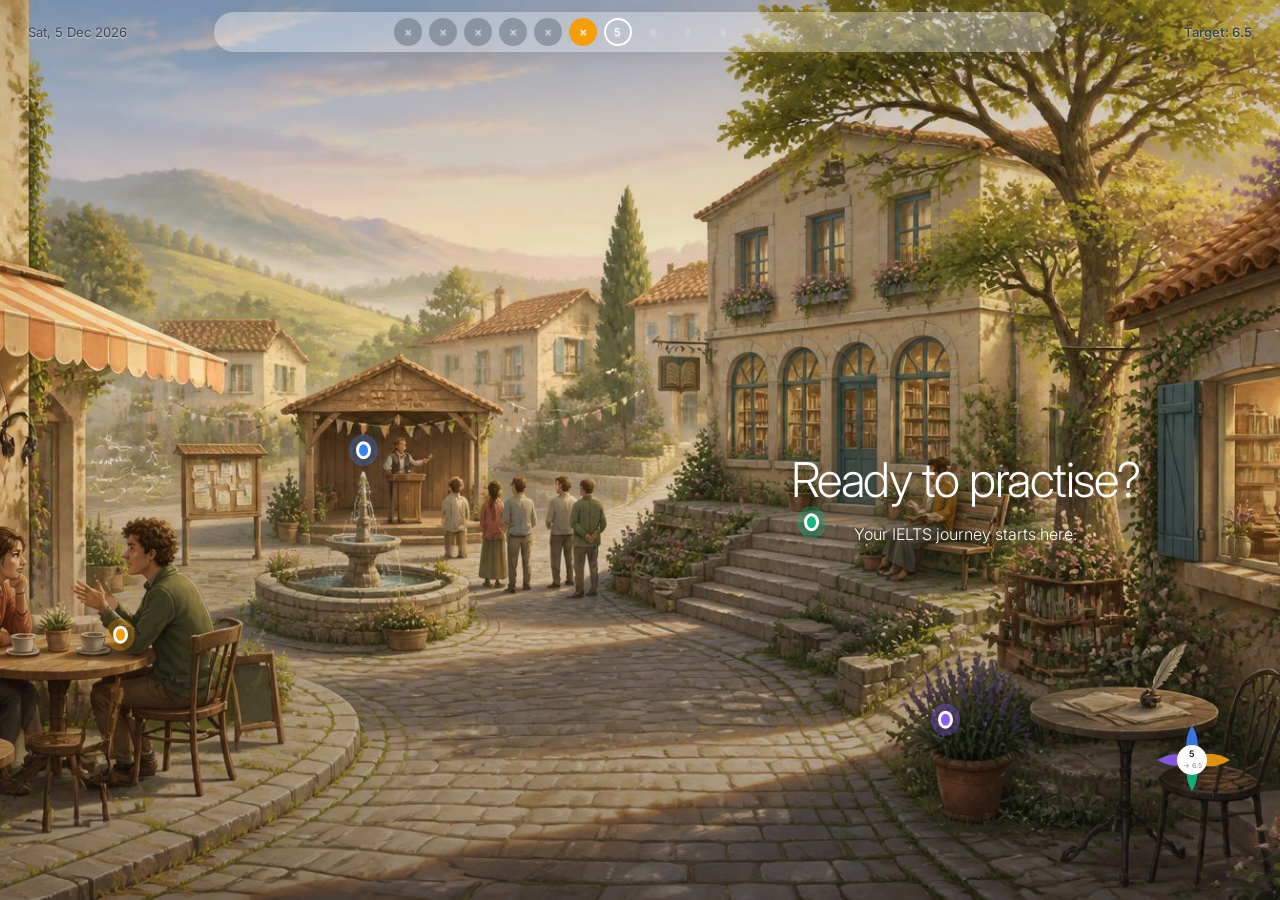
<file: index.html>
<!doctype html>
<html lang="en">
  <head>
    <meta charset="UTF-8" />
    <meta name="viewport" content="width=device-width, initial-scale=1.0" />
    <meta name="theme-color" content="#0d1015" />
    <title>GoMappED — Your IELTS journey</title>
    <link rel="preconnect" href="https://fonts.googleapis.com" />
    <link rel="preconnect" href="https://fonts.gstatic.com" crossorigin />
    <link href="https://fonts.googleapis.com/css2?family=Inter:wght@300;400;500;600;700&display=swap" rel="stylesheet" />
    <link rel="stylesheet" href="src/styles.css" />
  </head>
  <body>
    <main id="app" aria-live="polite">
      <div id="city" class="city" aria-hidden="true"></div>
      <div class="shade" aria-hidden="true"></div>
      <header class="topbar">
        <time id="today-label"></time>
        <div id="calendar" class="calendar" aria-label="Practice calendar"></div>
        <p id="target-label"></p>
      </header>
      <section id="arrival" class="arrival">
        <h1>Ready to practise?</h1>
        <p>Your IELTS journey starts here.</p>
      </section>
      <section id="scenes" class="scenes" aria-label="Today's IELTS practice"></section>
      <aside id="return-hook" class="return-hook" hidden>🕯️ <strong>Day 1</strong><br />Come back tomorrow to keep<br />your flower growing.</aside>
      <div id="login-hook" class="login-hook" hidden>
        <strong>Your flower just started growing.</strong>
        <p>Log in to make sure it's here<br />when you come back tomorrow.</p>
        <a href="/weclass/ai/register">Save my progress →</a>
      </div>
      <button id="flower" class="flower" aria-label="Show score details">
        <svg viewBox="0 0 120 120" aria-hidden="true">
          <g class="outlines"><path d="M60 60 Q45 40 60 15 Q75 40 60 60Z"/><path d="M60 60 Q80 45 105 60 Q80 75 60 60Z"/><path d="M60 60 Q45 80 60 105 Q75 80 60 60Z"/><path d="M60 60 Q40 45 15 60 Q40 75 60 60Z"/></g>
          <g id="petals"></g><circle cx="60" cy="60" r="15" fill="white"/><text id="overall-score" x="60" y="57" text-anchor="middle"></text><text id="target-score" x="60" y="68" text-anchor="middle"></text>
        </svg>
      </button>
      <section id="flower-panel" class="flower-panel" hidden></section>
      <div id="modal-wrap" class="modal-wrap" hidden><section class="onboarding" role="dialog" aria-modal="true" aria-labelledby="onboard-title"><h2 id="onboard-title">What score are you working towards?</h2><div id="score-options" class="score-options"></div><div id="date-step" hidden><h3>When is your exam?</h3><input id="exam-date" type="date" /><button id="start-button">Let’s go →</button></div></section></div>
    </main>
    <script type="module" src="src/app.js"></script>
  </body>
</html>
</file>
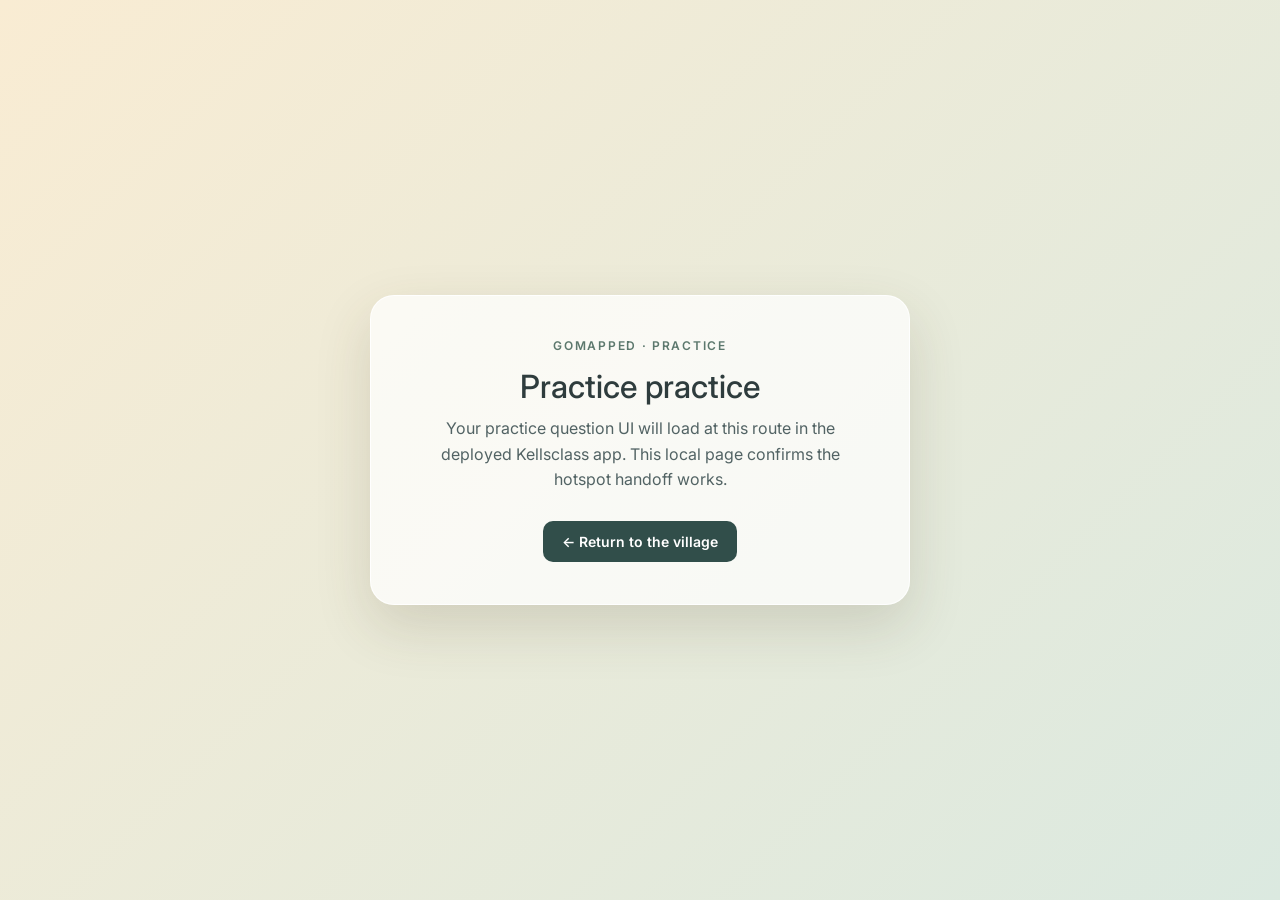
<file: weclass/ai/trial/index.html>
<!doctype html>
<html lang="en">
  <head>
    <meta charset="UTF-8" />
    <meta name="viewport" content="width=device-width, initial-scale=1.0" />
    <title>GoMappED Practice</title>
    <style>
      @import url('https://fonts.googleapis.com/css2?family=Inter:wght@400;500;600&display=swap');
      *{box-sizing:border-box}body{margin:0;min-height:100vh;display:grid;place-items:center;background:linear-gradient(135deg,#f9ecd3,#dbe9e0);font-family:Inter,system-ui;color:#2e3c3d}.card{width:min(540px,calc(100vw - 40px));padding:42px;border:1px solid rgba(255,255,255,.85);border-radius:24px;background:rgba(255,255,255,.72);box-shadow:0 22px 55px rgba(76,62,35,.16);text-align:center}.eyebrow{color:#5c786d;font-size:12px;font-weight:600;letter-spacing:1.7px}.card h1{margin:14px 0 10px;font-size:32px;font-weight:500}.card p{margin:0;color:#526364;line-height:1.6}.card a{display:inline-block;margin-top:28px;padding:12px 19px;border-radius:10px;background:#314e4a;color:white;text-decoration:none;font-weight:600;font-size:14px}
    </style>
  </head>
  <body>
    <main class="card"><div class="eyebrow">GOMAPPED · PRACTICE</div><h1 id="title">Your practice is ready</h1><p id="copy">This local preview has opened the practice destination successfully.</p><a href="../../../index.html">← Return to the village</a></main>
    <script>const skill=new URLSearchParams(location.search).get('skill')||'practice';document.getElementById('title').textContent=`${skill[0].toUpperCase()+skill.slice(1)} practice`;document.getElementById('copy').textContent=`Your ${skill} question UI will load at this route in the deployed Kellsclass app. This local page confirms the hotspot handoff works.`</script>
  </body>
</html>
</file>
<file: src/styles.css>
:root { --c-listening:#3B82F6; --c-speaking:#F59E0B; --c-reading:#10B981; --c-writing:#8B5CF6; --font:Inter,-apple-system,sans-serif; }
* { box-sizing:border-box } [hidden] { display:none !important } body { margin:0; color:#fff; font-family:var(--font); overflow:hidden; background:#12151c } button,input { font:inherit }
.city,.shade { position:fixed; inset:0 } .city { z-index:0; background:linear-gradient(135deg,#1e1b4b,#0f172a); overflow:hidden } .city video { width:100%; height:100%; object-fit:cover } .shade { z-index:1; background:linear-gradient(180deg,rgba(0,0,0,.48),rgba(0,0,0,.14) 46%,rgba(0,0,0,.66)) }
.topbar { position:fixed; z-index:10; top:0; left:0; right:0; height:64px; padding:0 28px; display:grid; grid-template-columns:170px 1fr 180px; align-items:center; gap:16px; background:rgba(0,0,0,.5); border-bottom:1px solid rgba(255,255,255,.08); backdrop-filter:blur(8px); font-size:13px; color:rgba(255,255,255,.72) } .topbar p { margin:0; text-align:right }
.calendar { display:flex; gap:7px; justify-content:center; overflow:auto; scrollbar-width:none; padding:6px } .day { flex:0 0 28px; width:28px; height:28px; border-radius:999px; display:grid; place-items:center; font-size:10px; color:white } .day.past { background:#f59e0b }.day.missed { background:#4b5563; opacity:.4 }.day.future { opacity:.3 }.day.current { border:2px solid #fff; font-size:11px; animation:pulse-ring 2s ease-in-out infinite }.day.exam { font-size:14px; opacity:1 } @keyframes pulse-ring {50% {transform:scale(1.08)}}
.arrival { position:fixed; z-index:3; top:50%; left:50%; width:min(90vw,650px); text-align:center; transform:translate(-50%,-52%); animation:arrive .8s ease-out 1.5s both; pointer-events:none }.arrival h1 { margin:0; font-size:clamp(36px,4vw,48px); letter-spacing:-1.5px; font-weight:300 }.arrival p { opacity:.65; margin:15px 0 0; font-weight:300; animation:arrive .8s ease-out 2.3s both } @keyframes arrive { from{opacity:0; transform:translateY(10px)} to{opacity:1;transform:translateY(0)} }.arrival.hide { opacity:0; transition:opacity .25s }
.scenes { position:relative; z-index:4; height:100vh; padding-top:64px }.scene { position:absolute; width:22%; height:55%; border:1px solid rgba(255,255,255,.17); border-radius:12px; overflow:hidden; padding:21px; display:flex; flex-direction:column; justify-content:space-between; color:#fff; cursor:pointer; isolation:isolate; background:rgba(13,18,25,.3); transition:transform .25s ease,filter .25s ease; box-shadow:0 16px 32px rgba(0,0,0,.22) }.scene:hover { transform:scale(1.01); filter:brightness(1.12) }.scene::before { content:""; position:absolute; inset:0; z-index:-1; opacity:.85; mix-blend-mode:luminosity; background:linear-gradient(145deg,rgba(255,255,255,.4),transparent 50%),var(--scene-gradient); background-size:cover }.scene::after { content:""; position:absolute; inset:0; z-index:-1; background:linear-gradient(180deg,rgba(0,0,0,.2),rgba(0,0,0,.58)) }.scene.listening{left:2%;top:20%;--scene-gradient:linear-gradient(145deg,#496d89,#1d2736)} .scene.speaking{left:26%;top:15%;height:60%;--scene-gradient:linear-gradient(145deg,#8a5934,#29202a)} .scene.reading{left:51%;top:20%;--scene-gradient:linear-gradient(145deg,#55786b,#1f3530)} .scene.writing{right:2%;top:15%;height:60%;--scene-gradient:linear-gradient(145deg,#756084,#2b2337)}
.skill { font-size:11px; letter-spacing:2px; font-weight:600; opacity:.72 }.description { max-width:220px; margin:auto 0; font-size:13px; line-height:1.55; text-shadow:0 1px 6px #000; opacity:.9 }.pill { align-self:flex-start; padding:5px 14px; border:1px solid rgba(255,255,255,.35); border-radius:20px; background:rgba(255,255,255,.12); font-size:12px; animation:pulse-opacity 2s ease-in-out infinite } .pill.complete { border-color:var(--skill-colour); background:rgba(0,0,0,.45); color:var(--skill-colour); font-weight:600; animation:none } @keyframes pulse-opacity {50%{opacity:.58}}
.flower { position:fixed; right:28px; bottom:80px; z-index:20; width:120px; height:120px; padding:0; border:0; background:transparent; cursor:pointer; filter:drop-shadow(0 5px 13px rgba(0,0,0,.42)); transition:transform .25s }.flower.pulse { animation:flower-pulse .6s ease } @keyframes flower-pulse {50%{transform:scale(1.35)}} .outlines path { fill:none; stroke:rgba(255,255,255,.28); stroke-width:1 }.flower text:first-of-type { font-size:9px; font-weight:600; fill:#111 }.flower text:last-of-type { font-size:7px; fill:#888 }
.flower-panel { position:fixed; z-index:21; right:28px; bottom:80px; width:200px; min-height:220px; border:1px solid rgba(255,255,255,.1); border-radius:16px; padding:20px; background:rgba(0,0,0,.78); backdrop-filter:blur(10px); font-size:13px; animation:panel-in .22s ease-out }.flower-panel h3 { margin:0 0 18px; font-size:15px; font-weight:500 }.flower-panel p { margin:12px 0; display:flex; justify-content:space-between }.dot { display:inline-block; width:8px; height:8px; border-radius:50%; margin-right:7px }.up{color:#4ade80}.down{color:#f87171}
.login-hook { position:fixed; z-index:20; right:160px; bottom:80px; max-width:220px; text-align:right; text-shadow:0 1px 6px #000; font-size:15px; animation:arrive .35s ease-out }.login-hook p { margin:7px 0 0; font-size:13px; font-weight:300; opacity:.8 }.login-hook a { display:inline-block; margin-top:12px; border-radius:8px; padding:10px 16px; color:#000; background:#fff; text-decoration:none; font-size:14px; font-weight:600; text-shadow:none }.return-hook { position:fixed; z-index:8; left:28px; bottom:80px; font-size:12px; line-height:1.55; opacity:.75; animation:fade .6s ease 1s both } @keyframes fade {from{opacity:0}to{opacity:.75}}
.modal-wrap { position:fixed; z-index:50; inset:0; display:grid; place-items:center; background:rgba(0,0,0,.3) }.onboarding { width:min(420px,90vw); border:1px solid rgba(255,255,255,.1); border-radius:20px; padding:44px; background:rgba(0,0,0,.65); backdrop-filter:blur(14px); animation:arrive .4s ease-out }.onboarding h2 { margin:0; font-size:20px; font-weight:400 }.score-options { display:flex; gap:8px; margin-top:24px; flex-wrap:wrap }.score-options button { padding:10px 15px; color:#fff; background:transparent; border:1px solid rgba(255,255,255,.28); border-radius:10px; font-size:18px; cursor:pointer }.score-options button:hover,.score-options button.selected { background:#f59e0b; border-color:#f59e0b; color:#000; font-weight:600 }.onboarding h3 { margin:28px 0 8px; font-size:18px; font-weight:400 }.onboarding input { width:100%; padding:8px 0; color:#fff; background:transparent; border:0; border-bottom:1px solid rgba(255,255,255,.35); outline:0; color-scheme:dark }.onboarding #start-button { width:100%; margin-top:20px; padding:12px 28px; color:#000; background:#fff; border:0; border-radius:10px; font-weight:600; cursor:pointer }
@media(max-width:1023px) and (min-width:768px){.scene{width:46%;height:38%!important}.scene.listening{left:2%;top:15%}.scene.speaking{left:52%;top:15%}.scene.reading{left:2%;top:55%}.scene.writing{left:52%;top:55%}}
@media(max-width:767px){body{overflow:auto}.topbar{grid-template-columns:1fr auto;padding:0 16px}.calendar{display:none}.topbar p{font-size:11px}.scenes{height:auto;padding:80px 12px 140px}.arrival{display:none}.scene{position:relative!important;inset:auto!important;width:100%;height:25vh!important;margin:8px 0;padding:16px}.description{margin:auto 0}.flower{right:16px;bottom:16px;width:96px;height:96px}.flower-panel{right:16px;bottom:16px}.login-hook{right:124px;bottom:18px}.return-hook{left:16px;bottom:20px}.onboarding{width:calc(100vw - 40px);padding:30px 24px}}

/* Vivid city colour pass */
:root{--c-listening:#42A5FF;--c-speaking:#FFB020;--c-reading:#36E6A6;--c-writing:#B98CFF}
.city{background:linear-gradient(135deg,#151354,#091e3e)}.city video{filter:saturate(1.2) contrast(1.08)}.shade{background:radial-gradient(circle at 52% 42%,rgba(53,144,255,.25),transparent 35%),radial-gradient(circle at 82% 75%,rgba(177,88,255,.24),transparent 35%),linear-gradient(180deg,rgba(2,5,19,.56),rgba(4,10,29,.14) 46%,rgba(2,4,15,.78))}.topbar{background:linear-gradient(90deg,rgba(7,12,33,.86),rgba(18,12,40,.7));border-bottom-color:rgba(126,192,255,.24);box-shadow:0 5px 24px rgba(0,0,0,.23);backdrop-filter:blur(12px);color:rgba(255,255,255,.84)}
.scene{border-color:var(--skill-colour);border-radius:16px;box-shadow:0 16px 32px rgba(0,0,0,.32),inset 0 1px rgba(255,255,255,.18)}.scene:hover{transform:translateY(-6px) scale(1.015);filter:brightness(1.14);box-shadow:0 24px 42px rgba(0,0,0,.44),0 0 30px var(--skill-colour)}.scene::before{opacity:.96;mix-blend-mode:normal;background:linear-gradient(148deg,rgba(255,255,255,.32),transparent 42%),var(--scene-gradient)}.scene::after{background:linear-gradient(180deg,rgba(0,0,0,.04),rgba(0,0,0,.62))}.scene.listening{--skill-colour:var(--c-listening);--scene-gradient:linear-gradient(145deg,#1283ff,#142455 68%,#080f2b)}.scene.speaking{--skill-colour:var(--c-speaking);--scene-gradient:linear-gradient(145deg,#ff9e26,#a22d53 64%,#351333)}.scene.reading{--skill-colour:var(--c-reading);--scene-gradient:linear-gradient(145deg,#1fd9a1,#057b7b 61%,#092d49)}.scene.writing{--skill-colour:var(--c-writing);--scene-gradient:linear-gradient(145deg,#b480ff,#5c3ac8 62%,#251545)}.pill{padding:6px 14px;border-color:rgba(255,255,255,.6);background:rgba(0,0,0,.25);box-shadow:0 0 14px rgba(255,255,255,.12);font-weight:600}.pill.complete{background:rgba(0,0,0,.48);font-weight:700}.onboarding{border-color:rgba(157,202,255,.36);background:linear-gradient(145deg,rgba(31,19,72,.93),rgba(5,17,43,.9));box-shadow:0 28px 70px rgba(0,0,0,.52),0 0 42px rgba(106,78,255,.28)}

/* Four living places: the clip is deliberately used as the view through each portal. */
.scene{border-width:2px;background:#070c22}.scene::before{display:none}.scene-life{position:absolute;inset:0;z-index:-2;width:100%;height:100%;object-fit:cover;filter:saturate(1.4) contrast(1.12) brightness(.84);transform:scale(1.12);transition:transform .5s ease}.scene:hover .scene-life{transform:scale(1.2)}.scene.listening{border-radius:52% 48% 43% 57% / 39% 54% 46% 61%}.scene.speaking{border-radius:46% 54% 55% 45% / 60% 41% 59% 40%}.scene.reading{border-radius:57% 43% 48% 52% / 45% 57% 43% 55%}.scene.writing{border-radius:43% 57% 54% 46% / 57% 43% 57% 43%}.scene .skill{align-self:flex-start;padding:7px 10px;border-radius:999px;background:color-mix(in srgb,var(--skill-colour) 55%,#0b102d);border:1px solid rgba(255,255,255,.45);opacity:1;box-shadow:0 5px 18px rgba(0,0,0,.25)}.scene .description{max-width:82%;font-size:14px;font-weight:500;line-height:1.45}.scene .pill{background:rgba(4,8,24,.65);backdrop-filter:blur(7px)}

/* Real scene views: café, microphone, library, and writing desk. */
.scene{border-radius:14px}.scene.listening{border-radius:14px}.scene.speaking{border-radius:14px}.scene.reading{border-radius:14px}.scene.writing{border-radius:14px}.scene-life{transform:scale(1.02);filter:saturate(1.12) contrast(1.06) brightness(.78)}.scene:hover .scene-life{transform:scale(1.08)}.scene.listening .scene-life{object-position:50% 50%}.scene.speaking .scene-life{object-position:50% 35%}.scene.reading .scene-life{object-position:50% 50%}.scene.writing .scene-life{object-position:50% 50%}.scene::after{background:linear-gradient(180deg,rgba(4,7,17,.16),rgba(4,7,17,.13) 45%,rgba(4,7,17,.84))}

/* Desktop exploration map — intentionally staggered instead of a row of cards. */
@media(min-width:1024px){.scene.listening{left:4%;top:31%;width:21%;height:36%}.scene.speaking{left:27%;top:13%;width:21%;height:45%}.scene.reading{left:54%;top:46%;width:20%;height:34%}.scene.writing{left:auto;right:5%;top:20%;width:21%;height:42%}}

/* Village map and its four precise interactive locations. */
.village-image{display:block;width:100%;height:100%;object-fit:cover}.city:has(.village-image){background:#e3bf84}.shade{background:linear-gradient(180deg,rgba(24,19,20,.24),transparent 42%,rgba(16,12,19,.42))}.scene,.scene:hover{border:0!important;background:transparent!important;box-shadow:none!important;filter:none!important;overflow:visible;padding:0;transform:none!important}.scene::before,.scene::after,.scene-life{display:none!important}.hotspot-marker{position:absolute;top:50%;left:50%;display:flex;align-items:center;gap:10px;transform:translate(-50%,-50%);white-space:nowrap}.hotspot-marker>i{width:18px;height:18px;border:3px solid #fff;border-radius:50%;background:var(--skill-colour);box-shadow:0 0 0 7px color-mix(in srgb,var(--skill-colour) 32%,transparent),0 3px 12px rgba(0,0,0,.45);animation:hotspot-pulse 1.9s ease-in-out infinite}.hotspot-copy{display:flex;flex-direction:column;min-width:156px;padding:10px 12px;border:1px solid rgba(255,255,255,.55);border-radius:10px;background:rgba(8,12,24,.82);box-shadow:0 9px 24px rgba(0,0,0,.35);backdrop-filter:blur(8px);opacity:0;transform:translateX(-8px);transition:.2s ease}.scene:hover .hotspot-copy,.scene:focus .hotspot-copy{opacity:1;transform:translateX(0)}.hotspot-copy b{font-size:11px;letter-spacing:1.4px}.hotspot-copy small{max-width:180px;margin-top:4px;white-space:normal;font-size:11px;line-height:1.35;color:rgba(255,255,255,.78)}.hotspot-copy em{margin-top:7px;font-size:11px;font-style:normal;font-weight:700;color:var(--skill-colour)}@keyframes hotspot-pulse{50%{transform:scale(1.22);box-shadow:0 0 0 12px color-mix(in srgb,var(--skill-colour) 12%,transparent),0 3px 12px rgba(0,0,0,.45)}}
@media(min-width:1024px){.scene.listening{left:29%;top:42%;width:12%;height:16%}.scene.speaking{left:8%;top:56%;width:16%;height:29%}.scene.reading{left:65%;top:48%;width:10%;height:20%}.scene.writing{left:78%;right:auto;top:75%;width:5%;height:10%}}
@media(max-width:767px){.city,.shade{position:absolute;height:56.25vw;min-height:0}.village-image{object-fit:contain}.scenes{padding-top:64px;height:56.25vw;min-height:0}.scene{position:absolute!important;margin:0!important}.scene.listening{left:29%;top:42%;width:12%;height:16%!important}.scene.speaking{left:8%;top:56%;width:16%;height:29%!important}.scene.reading{left:65%;top:48%;width:10%;height:20%!important}.scene.writing{left:78%;top:75%;width:5%;height:10%!important}.hotspot-marker>i{width:14px;height:14px}.hotspot-copy{position:absolute;top:19px;left:-22px;min-width:132px}.flower,.return-hook,.login-hook{position:absolute}}

/* First click: a gentle paper-like scene note, not a dark UI popup. */
.hotspot-copy{background:rgba(255,255,255,.88);border-color:rgba(255,255,255,.95);box-shadow:0 10px 30px rgba(75,52,23,.18);color:#31404a;backdrop-filter:blur(12px)}.hotspot-copy small{color:rgba(47,61,70,.78)}.hotspot-copy em{color:var(--skill-colour)}.scene.revealed .hotspot-copy{opacity:1;transform:translateX(0)}.scene.revealed .hotspot-marker>i{box-shadow:0 0 0 10px color-mix(in srgb,var(--skill-colour) 24%,transparent),0 3px 12px rgba(0,0,0,.3)}

/* Keep progress information in the village rather than inside dark bars. */
.topbar{background:transparent;border:0;box-shadow:none;backdrop-filter:none;color:rgba(47,61,70,.92);text-shadow:0 1px 2px rgba(255,255,255,.72)}.topbar p{font-weight:600}.calendar{padding:6px 10px;border-radius:999px;background:rgba(255,255,255,.34);box-shadow:0 3px 14px rgba(85,65,29,.09)}.flower-panel{background:rgba(255,255,255,.82);border-color:rgba(255,255,255,.9);box-shadow:0 12px 34px rgba(78,57,28,.16);color:#31404a;backdrop-filter:blur(12px)}.flower-panel h3{color:#31404a}.flower-panel p{color:#31404a}.flower-panel .up{color:#138a59}.flower-panel .down{color:#c84d5d}.outlines path{stroke:rgba(48,61,70,.38)}

/* A local file preview always has a visible village; video replaces it once playing. */
.village-poster,.village-image{position:absolute;inset:0;width:100%;height:100%;object-fit:cover}.village-poster{z-index:1;opacity:1;transition:opacity .35s ease}.village-poster.hidden{opacity:0}.village-image{z-index:2}
</file>
